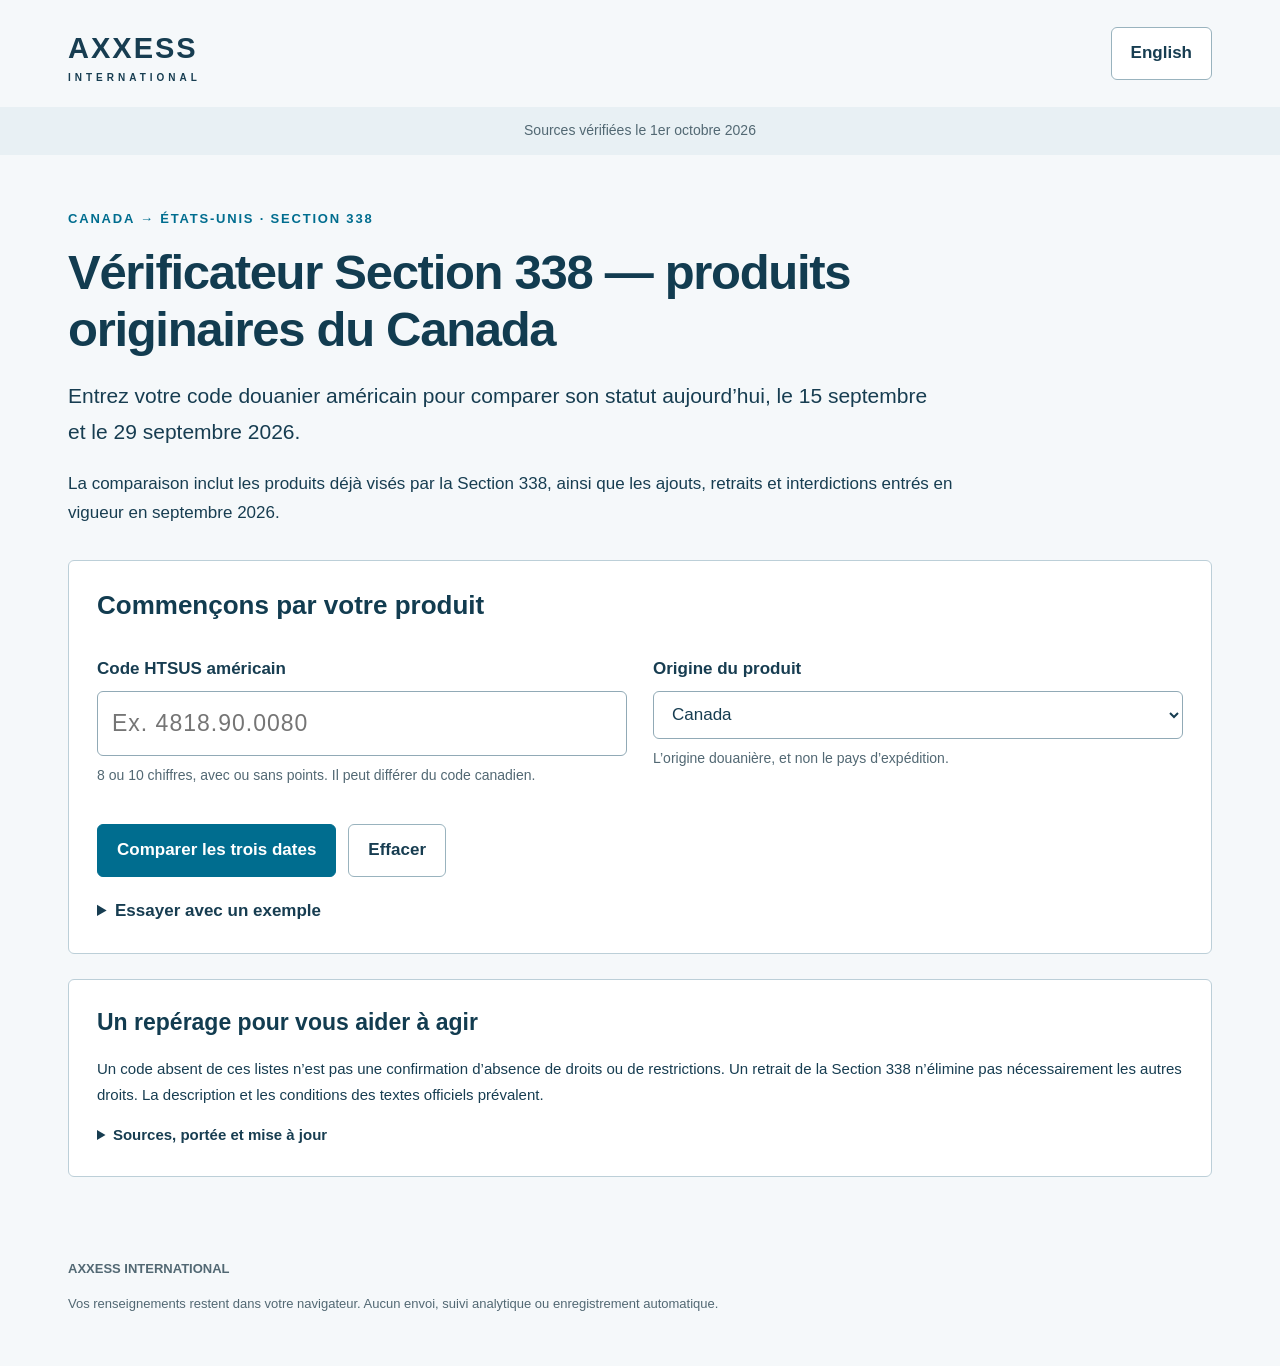
<file: index.html>
<!doctype html>
<html lang="fr"><head><meta charset="utf-8"><meta name="viewport" content="width=device-width,initial-scale=1"><meta name="robots" content="noindex,nofollow"><meta name="description" content="Comparez le statut Section 338 de votre produit aux trois dates clés. Produits originaires du Canada — Axxess International."><title>Vérificateur Section 338 | Axxess International</title><link rel="stylesheet" href="style.css?v=20261001-1"><script defer src="rules.js?v=20261001-1"></script><script defer src="engine.js?v=20261001-1"></script><script defer src="app.js?v=20261001-1"></script></head>
<body><a class="skip" href="#main" data-t="skip">Aller au vérificateur</a><header><div class="brand">AXXESS <span>INTERNATIONAL</span></div><button id="language" type="button">English</button></header><aside class="review"><span data-t="checked">Sources vérifiées le 1er octobre 2026</span></aside>
<main id="main"><section class="intro"><p class="eyebrow" data-t="route">CANADA → ÉTATS-UNIS · SECTION 338</p><h1 data-t="title">Vérificateur Section 338 — produits originaires du Canada</h1><p class="lead" data-t="lead">Entrez votre code douanier américain pour comparer son statut aujourd’hui, le 15 septembre et le 29 septembre 2026.</p><p data-t="baseline">La comparaison inclut les produits déjà visés par la Section 338, ainsi que les ajouts, retraits et interdictions entrés en vigueur en septembre 2026.</p></section>
<section class="panel" aria-labelledby="form-title"><h2 id="form-title" data-t="formTitle">Commençons par votre produit</h2><form id="check-form" novalidate><div class="form-grid"><div><label for="hts" data-t="hts">Code HTSUS américain</label><input id="hts" inputmode="decimal" maxlength="14" placeholder="Ex. 4818.90.0080" autocomplete="off" aria-describedby="hts-help"><p class="hint" id="hts-help" data-t="htsHelp">8 ou 10 chiffres, avec ou sans points. Il peut différer du code canadien.</p></div><div><label for="origin" data-t="origin">Origine du produit</label><select id="origin"><option value="CA" data-t="canada">Canada</option><option value="US" data-t="other">Autre pays</option><option value="unknown" data-t="unknown">À confirmer</option></select><p class="hint" data-t="originHelp">L’origine douanière, et non le pays d’expédition.</p></div></div>
<div id="packaging-field" hidden><label for="packaged" data-t="packaged">Conditionné pour la consommation directe?</label><select id="packaged"><option value="unknown" data-t="unknown">À confirmer</option><option value="yes" data-t="packYes">Oui — bouteilles, canettes, boîtes, fûts ou similaires</option><option value="no" data-t="packNo">Non — vrac confirmé</option></select><p class="hint" data-t="packHelp">Un grand contenant ou un fût n’est pas automatiquement du vrac. Ce renseignement peut changer le résultat du 29 septembre.</p></div>
<p id="error" class="error" role="alert" hidden></p><div class="actions"><button type="submit" class="primary" data-t="check">Comparer les trois dates</button><button type="reset" data-t="reset">Effacer</button></div></form><details class="examples"><summary data-t="try">Essayer avec un exemple</summary><div class="actions"><button type="button" data-example="25010000" data-t="removedExample">Produit retiré</button><button type="button" data-example="04061064" data-t="addedExample">Produit ajouté</button><button type="button" data-example="22030000" data-t="banExample">Bière conditionnée</button><button type="button" data-example="48189000" data-t="partialExample">Code à préciser</button></div></details></section>
<section id="results" aria-live="polite" hidden><p class="eyebrow" data-t="comparison">VOTRE COMPARAISON</p><h2 id="result-title" tabindex="-1"></h2><p id="description" class="hint"></p><p class="assumptions" data-t="assumptions">Repérage dans les listes pour trois opérations ordinaires distinctes : importation et entrée pour consommation à chaque date, sans exemption particulière. Les taux indiqués concernent uniquement la Section 338. Les autres droits et l’admissibilité finale restent à confirmer.</p><div id="cards" class="cards"></div><p class="hint" data-t="timeNote">15 et 29 septembre : situation à 0 h 01, heure de l’Est. Le 15 vise l’entrée pour consommation ou le retrait d’entrepôt; le 29 vise l’importation aux États-Unis.</p><div class="panel next"><h3 data-t="nextTitle">Préparez votre prochaine expédition avec Axxess</h3><p data-t="nextText">Faites confirmer le code complet, l’origine, les exceptions et les dates avant d’expédier. Si vous payez déjà des droits Section 232, faites revoir le cumul et vos coûts.</p><a id="prepare" class="primary contact-action" href="https://axxessintl.com/nous-joindre/" target="_top" data-t="prepare">Préparer ma demande de vérification</a></div>
<details class="panel" id="shipment"><summary data-t="shipmentTitle">Vos dates réelles diffèrent? Examiner une expédition</summary><p data-t="shipmentHelp">Pour une importation avant le 29 septembre suivie d’une entrée pour consommation après cette date, les règles de transition doivent être examinées séparément.</p><form id="shipment-form" novalidate><div class="form-grid"><div><label for="imported" data-t="imported">Importation aux États-Unis — heure de l’Est</label><input id="imported" type="datetime-local"></div><div><label for="entered" data-t="entered">Entrée ou retrait pour consommation — heure de l’Est</label><input id="entered" type="datetime-local"></div></div><label for="special" data-t="special">Opération spéciale ou exemption à examiner?</label><select id="special"><option value="unknown" data-t="unknown">À confirmer</option><option value="none" data-t="ordinary">Non — opération ordinaire confirmée</option><option value="required" data-t="specialYes">Oui — examen nécessaire (chapitre 98, zone franche, etc.)</option></select><label for="exemption" data-t="exemption">Exclusion de la note 51(c), lorsqu’elle demeure applicable</label><select id="exemption"><option value="unknown" data-t="unknown">À confirmer</option><option value="no" data-t="exNo">Aucune exclusion applicable, confirmé</option><option value="yes" data-t="exYes">Exclusion applicable, confirmée par un spécialiste</option></select><p class="hint" data-t="exHelp">Depuis le 15 septembre, la note 51(c), déclarée sous 9903.03.15, concerne uniquement les produits du volet laitier 9903.03.13. L’aéronautique civile relève de la note 51(d) et de 9903.03.16 : sélectionnez « Oui — examen nécessaire » pour ce cas. L’ACEUM seul n’exclut pas les droits Section 338. L’outil ne détermine pas l’assujettissement à la Section 232.</p><button type="submit" class="primary" data-t="shipmentCheck">Examiner cette expédition</button></form><div id="shipment-result" aria-live="polite"></div></details></section>
<section class="panel notes"><h2 data-t="scopeTitle">Un repérage pour vous aider à agir</h2><p data-t="scopeText">Un code absent de ces listes n’est pas une confirmation d’absence de droits ou de restrictions. Un retrait de la Section 338 n’élimine pas nécessairement les autres droits. La description et les conditions des textes officiels prévalent.</p><details><summary data-t="sourcesTitle">Sources, portée et mise à jour</summary><p data-t="sourceDate">Informations vérifiées le 1er octobre 2026 auprès des instructions CBP CSMS 69851916 et 70050970, de la liste consolidée applicable depuis le 15 septembre et des annexes d’interdiction du 29 septembre. Consultez les textes officiels avant votre déclaration.</p><p data-t="dairyNote">Les instructions du CBP sont disponibles ci-dessous. Les interdictions couvrent l’entrée pour consommation, l’admission en entrepôt douanier ou en zone franche et le transport sous douane. Les déclarations ACE visant des produits couverts sans mainlevée ont été annulées à l’échéance. Une importation antérieure au 29 septembre nécessite de confirmer les dates, l’admission et la mainlevée; les retraits admissibles d’entrepôt ou de zone franche restent soumis aux droits de 50 % applicables.</p><ul id="sources"></ul></details></section></main><footer><strong>AXXESS INTERNATIONAL</strong><p data-t="privacy">Vos renseignements restent dans votre navigateur. Aucun envoi, suivi analytique ou enregistrement automatique.</p></footer><noscript>Activez JavaScript pour utiliser le vérificateur. / Enable JavaScript to use the checker.</noscript></body></html>
</file>
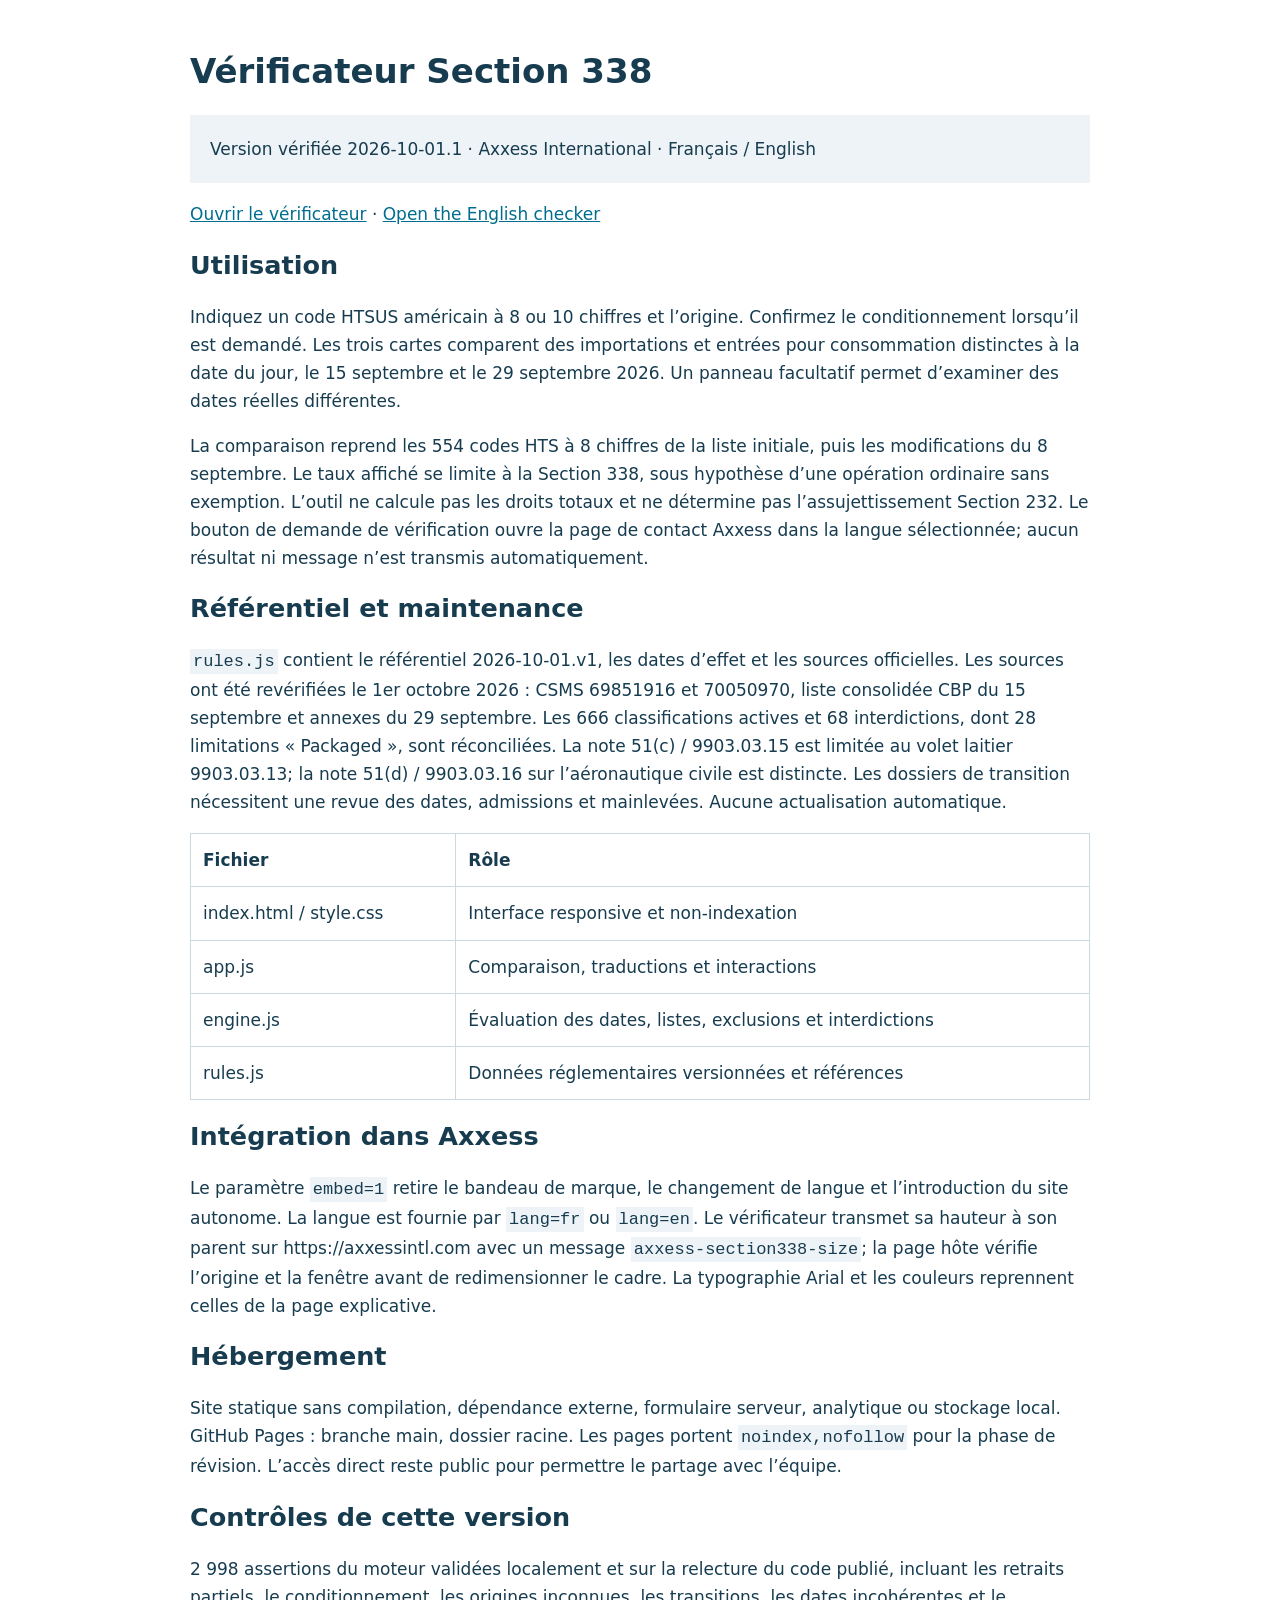
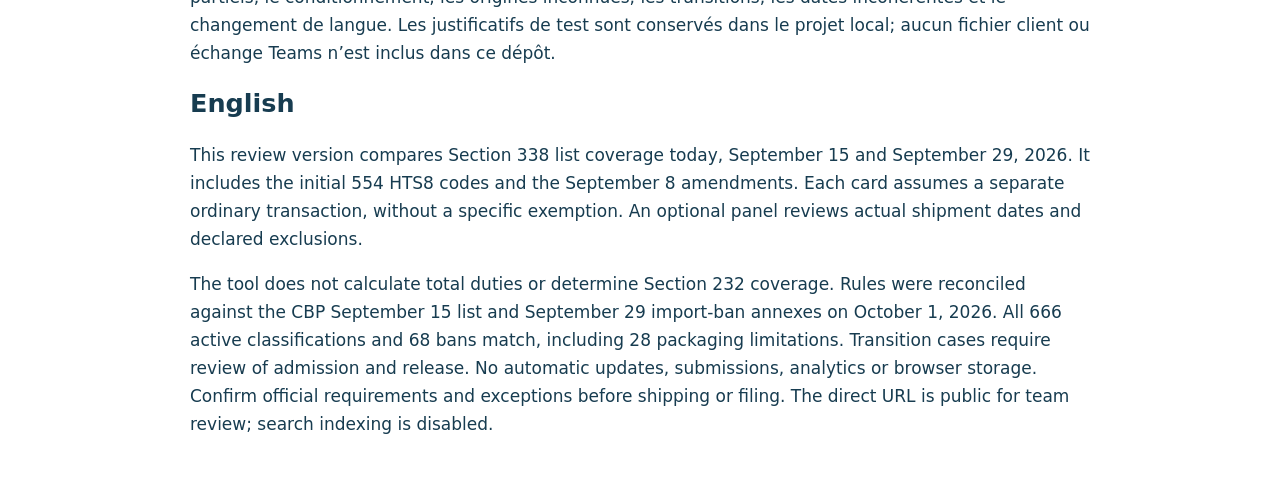
<file: README.html>
<!doctype html><html lang="fr"><head><meta charset="utf-8"><meta name="viewport" content="width=device-width,initial-scale=1"><meta name="robots" content="noindex,nofollow"><title>Section 338 | Guide de la version de révision</title><style>body{max-width:900px;margin:50px auto;padding:0 25px;font:17px/1.65 system-ui;color:#173c50}h1,h2{line-height:1.25}a{color:#006d8f}code{background:#edf3f6;padding:3px}aside{padding:20px;background:#edf3f6}table{border-collapse:collapse;width:100%}td,th{border:1px solid #cbd9e0;padding:12px;text-align:left}</style></head><body><h1>Vérificateur Section 338</h1><aside>Version vérifiée 2026-10-01.1 · Axxess International · Français / English</aside><p><a href="index.html">Ouvrir le vérificateur</a> · <a href="index.html?lang=en">Open the English checker</a></p><h2>Utilisation</h2><p>Indiquez un code HTSUS américain à 8 ou 10 chiffres et l’origine. Confirmez le conditionnement lorsqu’il est demandé. Les trois cartes comparent des importations et entrées pour consommation distinctes à la date du jour, le 15 septembre et le 29 septembre 2026. Un panneau facultatif permet d’examiner des dates réelles différentes.</p><p>La comparaison reprend les 554 codes HTS à 8 chiffres de la liste initiale, puis les modifications du 8 septembre. Le taux affiché se limite à la Section 338, sous hypothèse d’une opération ordinaire sans exemption. L’outil ne calcule pas les droits totaux et ne détermine pas l’assujettissement Section 232. Le bouton de demande de vérification ouvre la page de contact Axxess dans la langue sélectionnée; aucun résultat ni message n’est transmis automatiquement.</p><h2>Référentiel et maintenance</h2><p><code>rules.js</code> contient le référentiel 2026-10-01.v1, les dates d’effet et les sources officielles. Les sources ont été revérifiées le 1er octobre 2026 : CSMS 69851916 et 70050970, liste consolidée CBP du 15 septembre et annexes du 29 septembre. Les 666 classifications actives et 68 interdictions, dont 28 limitations « Packaged », sont réconciliées. La note 51(c) / 9903.03.15 est limitée au volet laitier 9903.03.13; la note 51(d) / 9903.03.16 sur l’aéronautique civile est distincte. Les dossiers de transition nécessitent une revue des dates, admissions et mainlevées. Aucune actualisation automatique.</p><table><tr><th>Fichier</th><th>Rôle</th></tr><tr><td>index.html / style.css</td><td>Interface responsive et non-indexation</td></tr><tr><td>app.js</td><td>Comparaison, traductions et interactions</td></tr><tr><td>engine.js</td><td>Évaluation des dates, listes, exclusions et interdictions</td></tr><tr><td>rules.js</td><td>Données réglementaires versionnées et références</td></tr></table><h2>Intégration dans Axxess</h2><p>Le paramètre <code>embed=1</code> retire le bandeau de marque, le changement de langue et l’introduction du site autonome. La langue est fournie par <code>lang=fr</code> ou <code>lang=en</code>. Le vérificateur transmet sa hauteur à son parent sur https://axxessintl.com avec un message <code>axxess-section338-size</code>; la page hôte vérifie l’origine et la fenêtre avant de redimensionner le cadre. La typographie Arial et les couleurs reprennent celles de la page explicative.</p><h2>Hébergement</h2><p>Site statique sans compilation, dépendance externe, formulaire serveur, analytique ou stockage local. GitHub Pages : branche main, dossier racine. Les pages portent <code>noindex,nofollow</code> pour la phase de révision. L’accès direct reste public pour permettre le partage avec l’équipe.</p><h2>Contrôles de cette version</h2><p>2 998 assertions du moteur validées localement et sur la relecture du code publié, incluant les retraits partiels, le conditionnement, les origines inconnues, les transitions, les dates incohérentes et le changement de langue. Les justificatifs de test sont conservés dans le projet local; aucun fichier client ou échange Teams n’est inclus dans ce dépôt.</p><h2>English</h2><p>This review version compares Section 338 list coverage today, September 15 and September 29, 2026. It includes the initial 554 HTS8 codes and the September 8 amendments. Each card assumes a separate ordinary transaction, without a specific exemption. An optional panel reviews actual shipment dates and declared exclusions.</p><p>The tool does not calculate total duties or determine Section 232 coverage. Rules were reconciled against the CBP September 15 list and September 29 import-ban annexes on October 1, 2026. All 666 active classifications and 68 bans match, including 28 packaging limitations. Transition cases require review of admission and release. No automatic updates, submissions, analytics or browser storage. Confirm official requirements and exceptions before shipping or filing. The direct URL is public for team review; search indexing is disabled.</p></body></html>
</file>
<file: style.css>
:root{--ink:#143b50;--blue:#006d8f;--pale:#eef5f7;--line:#c9d9df;--muted:#526873;--orange:#b25617}*{box-sizing:border-box}body{margin:0;color:var(--ink);font:17px/1.6 system-ui,-apple-system,Segoe UI,sans-serif;background:#f5f8fa}header,main,footer{max-width:1200px;margin:auto}header{display:flex;align-items:center;justify-content:space-between;padding:24px 28px}.brand{font-size:29px;font-weight:800;letter-spacing:2px}.brand span{display:block;font-size:10px;letter-spacing:4px;line-height:1}.review{background:#e8f0f4;padding:12px 28px;display:flex;justify-content:center;gap:28px;flex-wrap:wrap;font-size:14px}.review span{color:var(--muted)}main{padding:40px 28px}h1{font-size:clamp(32px,4vw,49px);line-height:1.15;max-width:920px;margin:14px 0 20px;letter-spacing:-1.3px}h2{font-size:26px;line-height:1.3;margin:0 0 18px}h3{font-size:21px;line-height:1.35}.lead{font-size:21px;max-width:880px}.eyebrow{font-size:13px;font-weight:750;letter-spacing:1.8px;color:var(--blue)}.intro{margin-bottom:32px}.intro>p:last-child{max-width:900px}.panel{background:white;border:1px solid var(--line);border-radius:12px;padding:28px;margin:25px 0;box-shadow:0 5px 16px #143b5005}.form-grid{display:grid;grid-template-columns:1fr 1fr;gap:26px}label{display:block;font-weight:650;margin:14px 0 7px}input,select,textarea{font:inherit;color:var(--ink);background:#fff;border:1px solid #91aab6;border-radius:6px;padding:12px 14px;min-height:48px;width:100%;max-width:100%}#hts{font-size:23px;letter-spacing:1px}.hint{font-size:14px;color:var(--muted);margin:8px 0 18px}.actions{display:flex;gap:12px;align-items:center;flex-wrap:wrap;margin:18px 0 5px}button,.actions a{font:inherit;font-weight:650;border:1px solid #99b3be;border-radius:6px;background:white;color:var(--ink);padding:11px 19px;cursor:pointer;min-height:46px}.primary{background:var(--blue);color:white;border-color:var(--blue)}button:hover{filter:brightness(.94)}a{color:#006382;text-underline-offset:3px}button:focus-visible,a:focus-visible,summary:focus-visible,input:focus-visible,select:focus-visible,textarea:focus-visible{outline:3px solid #d18139;outline-offset:3px}summary{cursor:pointer;font-weight:650}.examples{margin-top:20px}.examples button{font-size:14px;padding:8px 12px}#results{margin-top:42px;scroll-margin-top:24px}.assumptions{border-left:4px solid var(--blue);padding:14px 20px;background:#eaf2f5;font-size:15px}.cards{display:grid;grid-template-columns:repeat(3,minmax(0,1fr));gap:18px;margin:24px 0}.card{background:#fff;border:1px solid var(--line);border-top:5px solid var(--blue);border-radius:9px;padding:24px;overflow-wrap:anywhere}.card.danger{border-top-color:#ad3030;background:#fff8f7}.card.warning{border-top-color:#bb701e}.card.neutral{border-top-color:#678491}.card .date{font-size:15px;font-weight:700;margin:0 0 16px}.card h3{font-size:24px;margin:8px 0 18px}.card p{font-size:15px}.card .rate{font-size:32px;font-weight:800;line-height:1.2;margin:18px 0 6px}.card .tag{display:inline-block;font-size:12px;letter-spacing:.5px;font-weight:700;background:#eef3f5;border-radius:4px;padding:4px 8px}.card.danger .tag{background:#f9e2dd;color:#872b26}.card a{font-size:14px}.next{background:var(--pale)}.next h3{margin-top:0}#request-area{margin-top:22px}textarea{font-size:14px;line-height:1.5}.error{padding:12px 16px;background:#fff0ef;color:#902c27;border-radius:5px}#shipment-result .card{margin-top:20px}.notes{font-size:15px}.notes h2{font-size:23px}.notes li{margin:9px 0}footer{padding:16px 28px 38px;font-size:13px;color:var(--muted)}.skip{position:absolute;left:20px;top:-100px;background:white;padding:14px;z-index:10}.skip:focus{top:10px}[hidden]{display:none!important}@media(max-width:760px){header{padding:22px 20px}.review{justify-content:flex-start;padding:12px 20px;gap:2px}.review>*{width:100%}main{padding:26px 18px}.panel{padding:21px}.form-grid,.cards{grid-template-columns:1fr;gap:12px}h1{letter-spacing:-.6px}.lead{font-size:19px}.card{padding:22px}.actions button{max-width:100%}.card h3{font-size:23px}input[type=datetime-local]{min-width:0;font-size:15px}footer{padding:10px 20px 28px}}
:root{--ink:#173d51;--blue:#006d8f;--pale:#eaf3f6;--line:#bccfd8}body{font-family:Arial,sans-serif;line-height:1.7}h1,h2,h3{color:#123c50}a{color:#006d8f}.panel,.card{border-radius:6px;box-shadow:none}.card{border-width:1px;border-top-width:5px}html.embedded body{background:#fff}html.embedded header,html.embedded .review,html.embedded .intro,html.embedded footer,html.embedded .skip,html.embedded #contact{display:none}html.embedded main{padding:0;max-width:none}html.embedded .panel{border:0;padding:4px 0;margin:0 0 22px}html.embedded .panel.next{padding:22px;background:#eaf3f6;border:1px solid #bccfd8}html.embedded #shipment{border:1px solid #bccfd8;padding:22px}html.embedded .notes{border-top:1px solid #bccfd8;padding-top:22px;margin-bottom:0}html.embedded .notes h2{font-size:21px}html.embedded #results{margin-top:30px}html.embedded h2{font-size:26px}html.embedded .cards{gap:14px}html.embedded .card{padding:20px}html.embedded .card h3{font-size:23px}html.embedded #form-title{display:none}@media(max-width:760px){html.embedded .card{padding:20px}html.embedded .form-grid{gap:0}html.embedded .notes{font-size:14px}}

a.contact-action{display:inline-block;padding:11px 19px;border:1px solid #006d8f;border-radius:6px;font-weight:650;background:#006d8f;color:#fff;text-decoration:none;min-height:46px}
</file>
